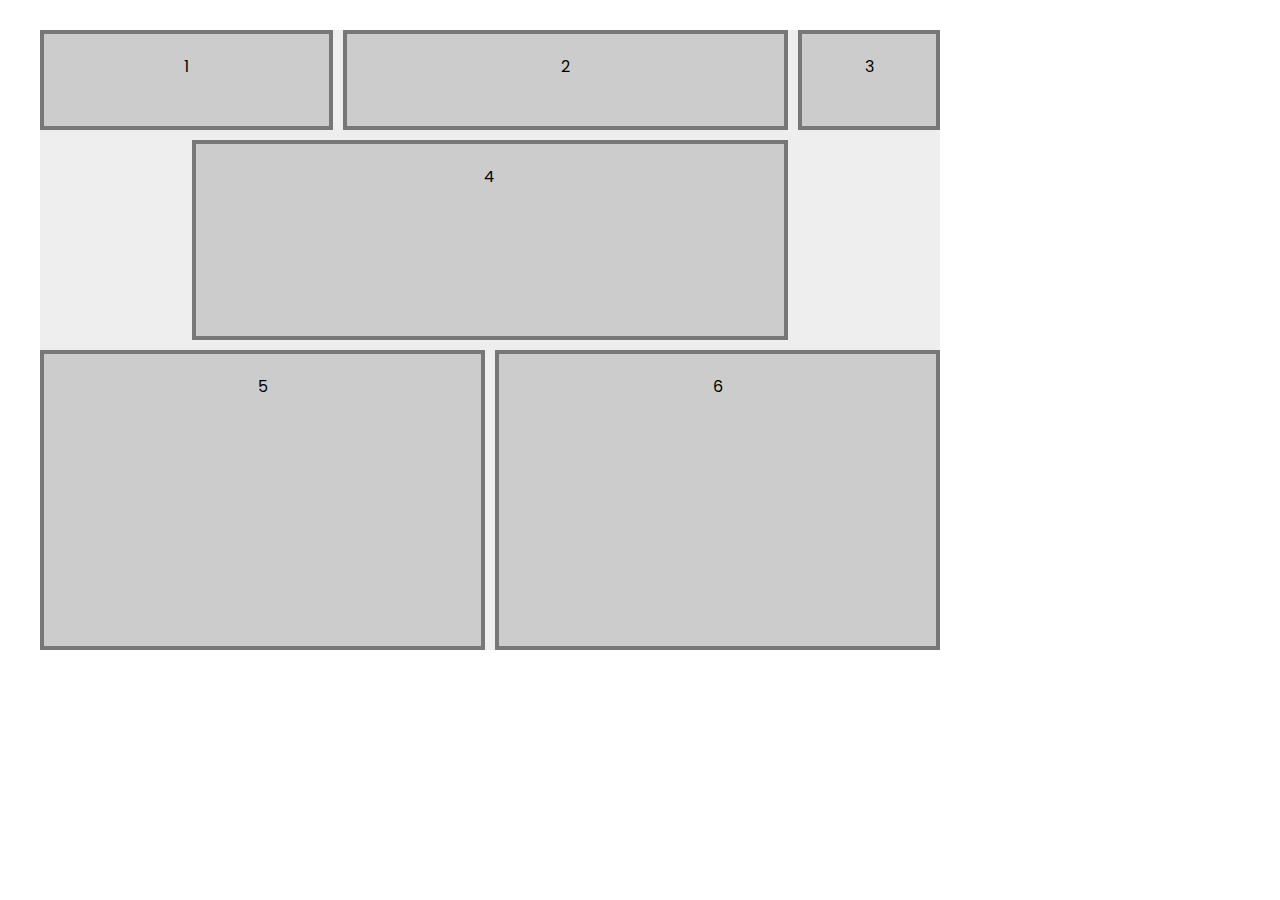
<file: css-grid-layouts-starter-files/1 - basics/index.html>
<html lang="en">
<head>
  <meta charset="UTF-8">
  <meta http-equiv="X-UA-Compatible" content="IE=edge">
  <meta name="viewport" content="width=device-width, initial-scale=1.0">
  <title>CSS Grid Basics</title>
  <link rel="stylesheet" href="styles.css">
</head>
<body>
  <div class="gird-container">
    <div>1</div>
    <div>2</div>
    <div>3</div>
    <div>4</div>
    <div>5</div>
    <div>6</div>
  </div>
</body>
</html>
</file>
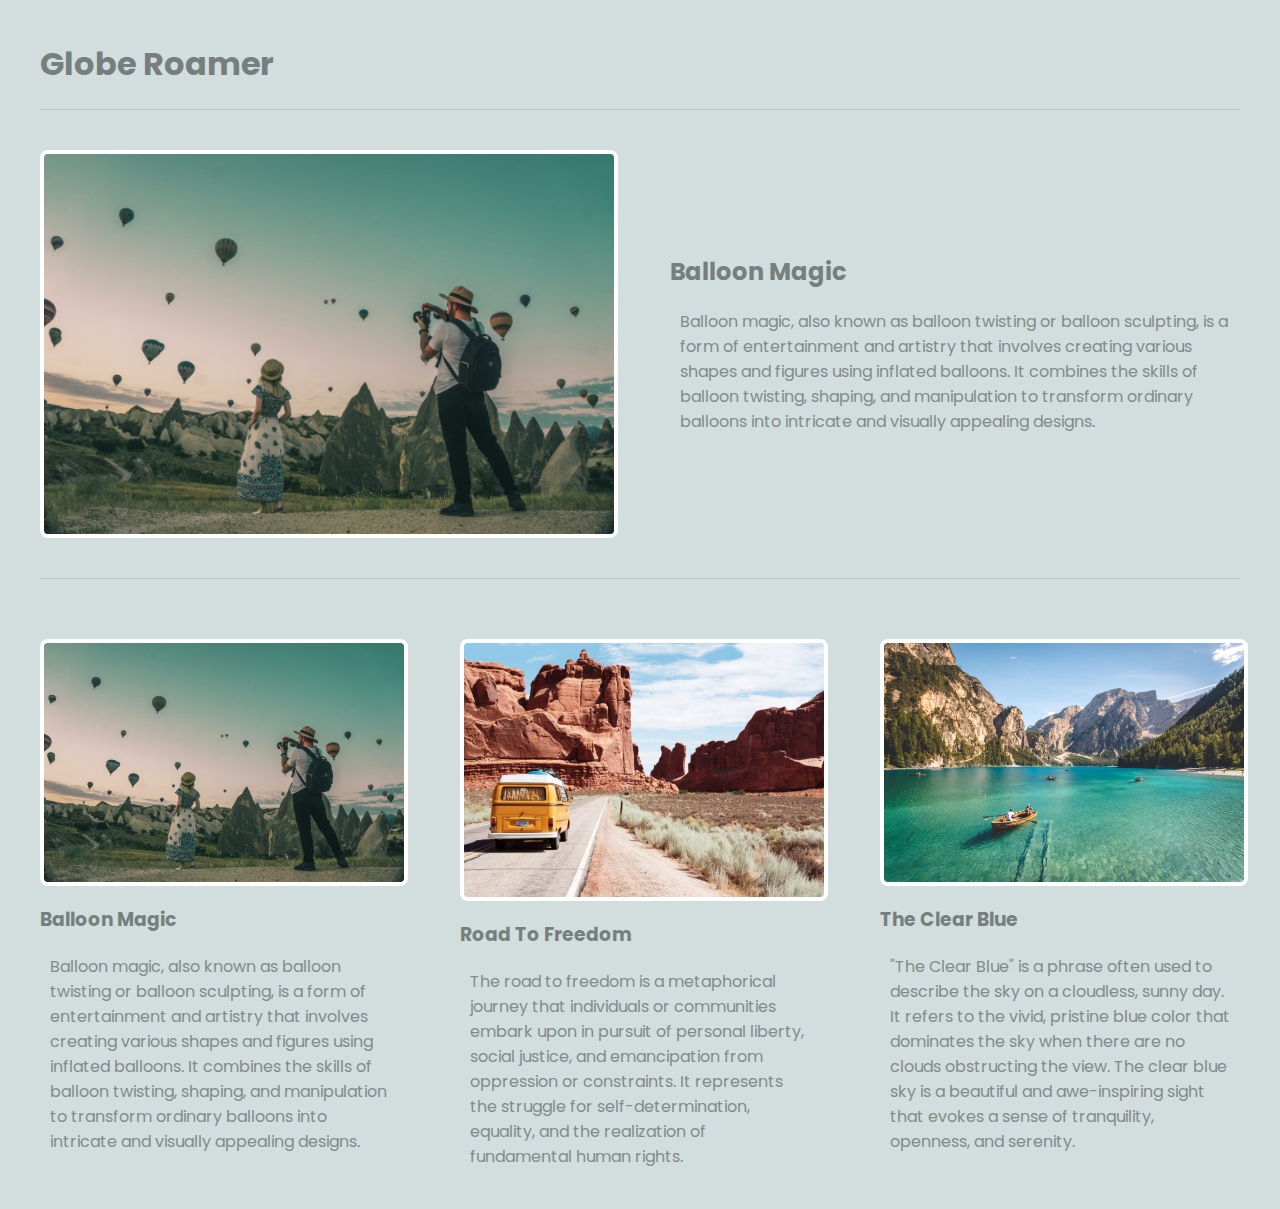
<file: css-grid-layouts-starter-files/2 - multi-column/index.html>
<html lang="en">

<head>
  <meta charset="UTF-8">
  <meta http-equiv="X-UA-Compatible" content="IE=edge">
  <meta name="viewport" content="width=device-width, initial-scale=1.0">
  <title>Multi Column Blog Layout</title>
  <link rel="stylesheet" href="styles.css">
</head>

<body>
  <header>
    <h1>Globe Roamer</h1>
  </header>
  <main class="grid-container">
    <article class="featured">
      <img src="img/1.png" alt="featured">
      <div>
        <h2>Balloon Magic</h2>
        <p>Balloon magic, also known as balloon twisting or balloon sculpting, is a form of entertainment and artistry
          that involves creating various shapes and figures using inflated balloons. It combines the skills of balloon
          twisting, shaping, and manipulation to transform ordinary balloons into intricate and visually appealing
          designs.

          <!-- Balloon magic is often performed by balloon artists, entertainers, and clowns at parties, events, festivals,
          and other gatherings. It captivates audiences of all ages with its colorful, whimsical creations and brings
          joy and excitement to the atmosphere.

          The process of creating balloon sculptures involves several techniques and twists, which the balloon artist
          manipulates to shape the balloons into desired forms. The most commonly used balloons for balloon magic are
          long, thin latex balloons known as "twisting balloons" or "260Qs" due to their size (approximately 2 inches in
          diameter and 60 inches in length when fully inflated).

          Balloon artists use their hands, fingers, and sometimes additional tools like pumps and markers to inflate and
          shape the balloons. They twist, fold, and bend the balloons into various shapes, such as animals, flowers,
          hats, swords, vehicles, and more. The possibilities are virtually limitless, limited only by the artist's
          creativity and skill.

          Balloon magic requires a combination of technical proficiency and artistic flair. Balloon artists must master
          various twisting techniques, such as the basic twist, lock twist, loop twist, ear twist, and others, to create
          intricate and stable structures. They also utilize color combinations, proportions, and other design
          principles to enhance the visual appeal of their creations.

          One of the exciting aspects of balloon magic is the interactive nature of the art form. Balloon artists often
          engage with the audience, asking for suggestions or allowing children to select their preferred balloon
          designs. This interaction adds an element of surprise and personalized entertainment to the experience.

          Balloon magic is not only entertaining but also serves as a form of creative expression. Many balloon artists
          push the boundaries of the art by inventing new designs, experimenting with different shapes and techniques,
          and incorporating balloons into larger installations or performances.

          Furthermore, balloon magic can be a rewarding hobby or profession for individuals interested in both artistry
          and entertainment. Many balloon artists attend workshops, conventions, and competitions to further refine
          their skills and learn from fellow artists.

          In conclusion, balloon magic is a captivating art form that brings joy, wonder, and creativity to various
          events and occasions. With its ability to transform ordinary balloons into extraordinary sculptures, it
          continues to captivate audiences and leave lasting memories of fun and imagination.-->
        </p>
      </div>
    </article>
    <article>
      <img src="img/1.png" alt="article img">
      <div>
        <h3>Balloon Magic</h3>
        <p>Balloon magic, also known as balloon twisting or balloon sculpting, is a form of entertainment and artistry
          that involves creating various shapes and figures using inflated balloons. It combines the skills of balloon
          twisting, shaping, and manipulation to transform ordinary balloons into intricate and visually appealing
          designs.

          <!-- Balloon magic is often performed by balloon artists, entertainers, and clowns at parties, events, festivals,
          and other gatherings. It captivates audiences of all ages with its colorful, whimsical creations and brings
          joy and excitement to the atmosphere.

          The process of creating balloon sculptures involves several techniques and twists, which the balloon artist
          manipulates to shape the balloons into desired forms. The most commonly used balloons for balloon magic are
          long, thin latex balloons known as "twisting balloons" or "260Qs" due to their size (approximately 2 inches in
          diameter and 60 inches in length when fully inflated).

          Balloon artists use their hands, fingers, and sometimes additional tools like pumps and markers to inflate and
          shape the balloons. They twist, fold, and bend the balloons into various shapes, such as animals, flowers,
          hats, swords, vehicles, and more. The possibilities are virtually limitless, limited only by the artist's
          creativity and skill.

          Balloon magic requires a combination of technical proficiency and artistic flair. Balloon artists must master
          various twisting techniques, such as the basic twist, lock twist, loop twist, ear twist, and others, to create
          intricate and stable structures. They also utilize color combinations, proportions, and other design
          principles to enhance the visual appeal of their creations.

          One of the exciting aspects of balloon magic is the interactive nature of the art form. Balloon artists often
          engage with the audience, asking for suggestions or allowing children to select their preferred balloon
          designs. This interaction adds an element of surprise and personalized entertainment to the experience.

          Balloon magic is not only entertaining but also serves as a form of creative expression. Many balloon artists
          push the boundaries of the art by inventing new designs, experimenting with different shapes and techniques,
          and incorporating balloons into larger installations or performances.

          Furthermore, balloon magic can be a rewarding hobby or profession for individuals interested in both artistry
          and entertainment. Many balloon artists attend workshops, conventions, and competitions to further refine
          their skills and learn from fellow artists.

          In conclusion, balloon magic is a captivating art form that brings joy, wonder, and creativity to various
          events and occasions. With its ability to transform ordinary balloons into extraordinary sculptures, it
          continues to captivate audiences and leave lasting memories of fun and imagination.-->
        </p>
      </div>
    </article>
    <article>
      <img src="img/2.png" alt="article img">
      <div>
        <h3>Road To Freedom</h3>
        <p>The road to freedom is a metaphorical journey that individuals or communities embark upon in pursuit of
          personal liberty, social justice, and emancipation from oppression or constraints. It represents the struggle
          for self-determination, equality, and the realization of fundamental human rights.

          <!-- The road to freedom often emerges from circumstances of injustice, inequality, or oppressive systems. It
          encompasses a wide range of movements, revolutions, and collective efforts throughout history that have sought
          to challenge and overcome various forms of oppression, such as colonialism, slavery, apartheid,
          discrimination, and authoritarian regimes.

          The road to freedom is paved with courage, determination, resilience, and sacrifice. It requires individuals
          to challenge established norms, confront oppressive structures, and advocate for change. It may involve
          peaceful protests, civil disobedience, activism, and advocacy to raise awareness and rally support for a just
          cause.

          On the road to freedom, individuals and communities often face significant obstacles and resistance. These
          obstacles may include systemic oppression, violence, discrimination, social stigma, political repression, or
          economic constraints. Overcoming these challenges requires unity, solidarity, and perseverance, as well as
          strategic planning and organization.

          Throughout history, numerous examples highlight the road to freedom and the struggles for liberation. The
          Civil Rights Movement in the United States, led by figures like Martin Luther King Jr., aimed to secure equal
          rights for African Americans and challenge racial segregation. Nelson Mandela and the anti-apartheid movement
          in South Africa fought against racial discrimination and worked towards a democratic and inclusive society.
          The suffragettes fought for women's right to vote, and the LGBTQ+ rights movement has campaigned for equal
          rights and recognition.

          The road to freedom is not a linear path; it involves setbacks, sacrifices, and setbacks. However, it also
          holds the promise of a better future—a future where individuals can enjoy their inherent rights and freedoms
          without fear of discrimination, repression, or injustice.

          While the road to freedom can be long and arduous, its significance lies in the collective pursuit of justice,
          equality, and human dignity. It is a reminder of the power of the human spirit and the capacity for positive
          change. It symbolizes the ongoing struggle for liberation, reminding us that the journey towards freedom is a
          continuous process, demanding vigilance, activism, and a commitment to creating a more just and inclusive
          world. -->
        </p>
      </div>
    </article>
    <article>
      <img src="img/3.png" alt="article img">
      <div>
        <h3>The Clear Blue</h3>
        <p>"The Clear Blue" is a phrase often used to describe the sky on a cloudless, sunny day. It refers to the
          vivid, pristine blue color that dominates the sky when there are no clouds obstructing the view. The clear
          blue sky is a beautiful and awe-inspiring sight that evokes a sense of tranquility, openness, and serenity.

          <!-- The clear blue sky is often associated with positive emotions and a sense of freedom. Its expansive and
          boundless nature can evoke feelings of vastness and connection to the natural world. It can inspire a sense of
          wonder, reminding us of the vastness of the universe and our place within it.

          The clear blue sky has significant cultural and symbolic meanings across different societies and religions. In
          many cultures, it is seen as a symbol of hope, optimism, and new beginnings. It can represent clarity of
          thought, purity, and a fresh start. Artists, poets, and writers often draw inspiration from the clear blue
          sky, using it as a metaphor for freedom, possibilities, and the pursuit of dreams.

          The clear blue sky also plays a practical role in our daily lives. It serves as a source of natural light and
          is crucial for our well-being. Sunlight filtering through the clear blue sky provides us with vitamin D,
          influences our mood, and affects our circadian rhythms.

          However, it is important to note that the clear blue sky is not always a constant feature in all parts of the
          world. Atmospheric conditions, weather patterns, and environmental factors can influence the appearance and
          quality of the sky. Pollution, haze, or other atmospheric particles can affect the clarity and color of the
          sky, altering its natural clear blue appearance.

          Nevertheless, the clear blue sky remains a universal symbol of beauty, freedom, and inspiration. Its presence
          can lift spirits, evoke a sense of peace, and invite contemplation and reflection. Whether it serves as a
          backdrop for outdoor activities, a source of inspiration for creative pursuits, or a reminder of the wonders
          of nature, the clear blue sky continues to captivate and inspire people around the world. -->
        </p>
      </div>
    </article>
  </main>
</body>

</html>
</file>
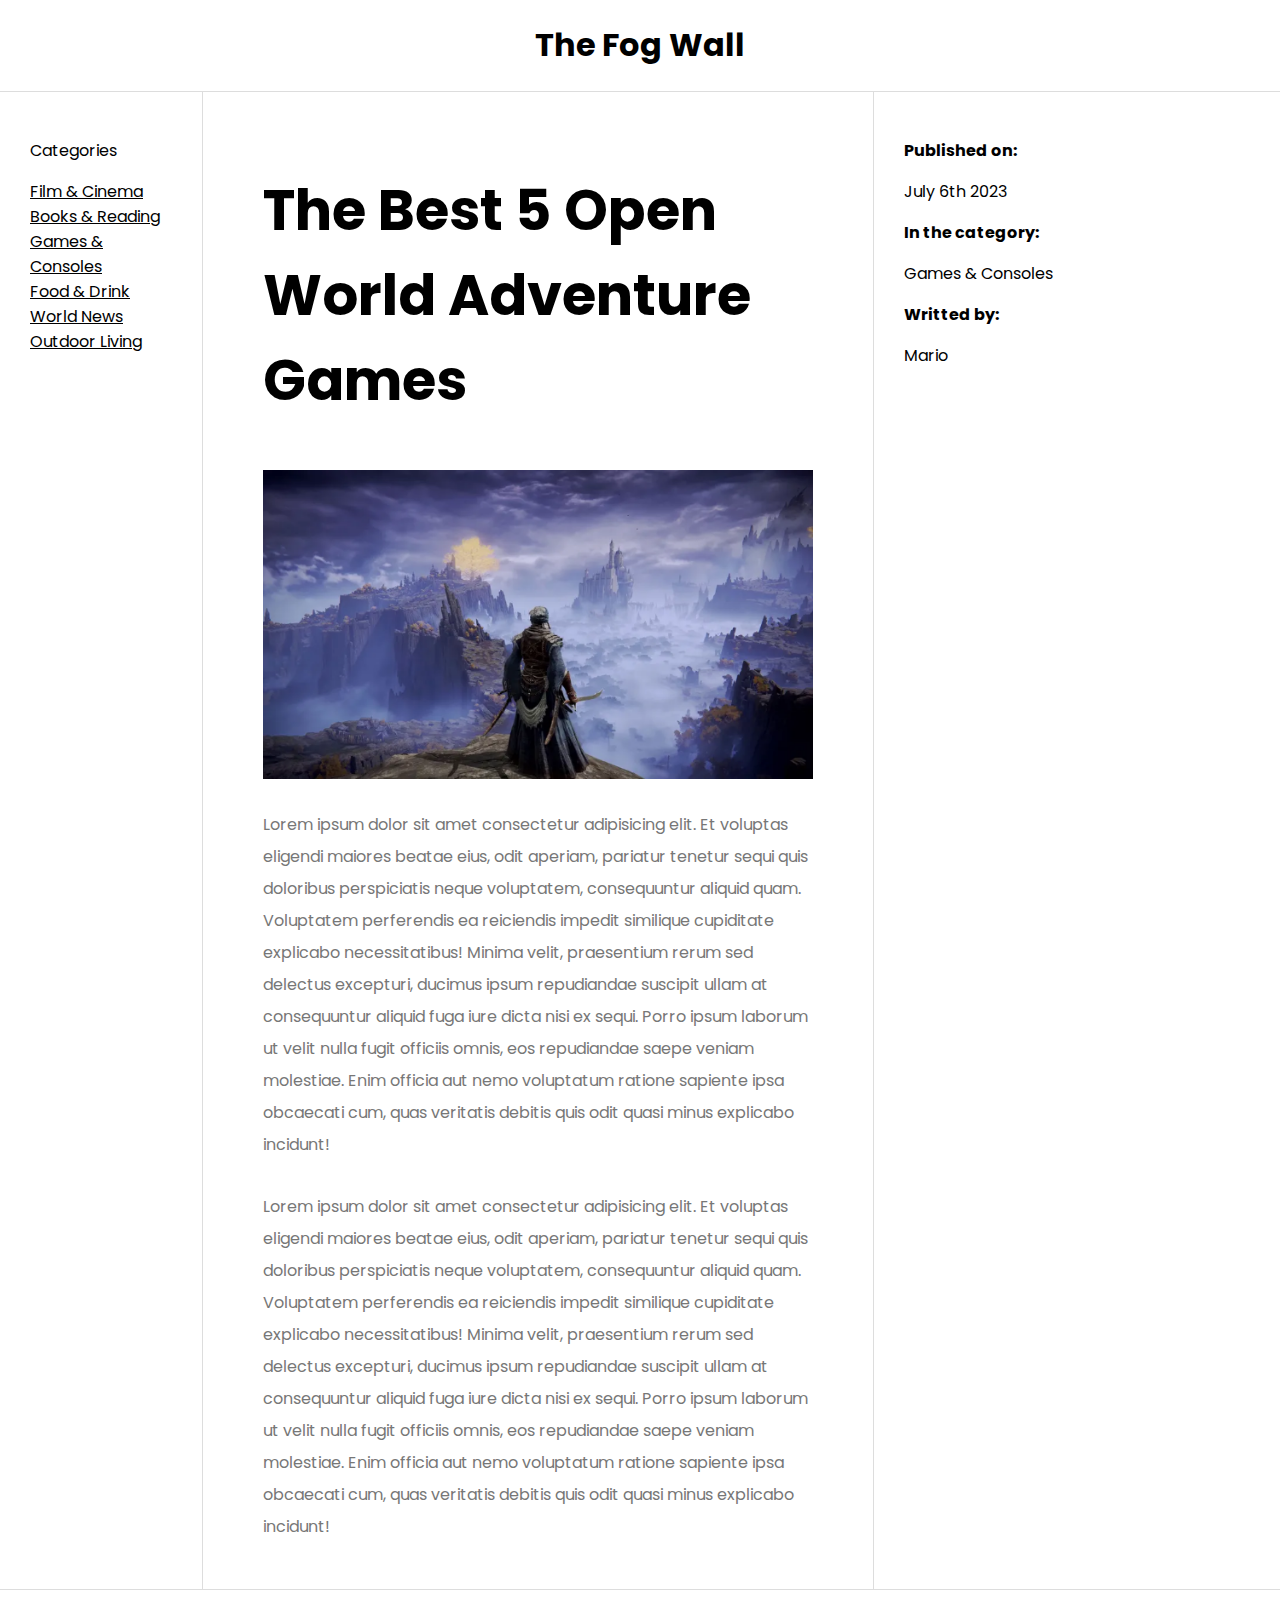
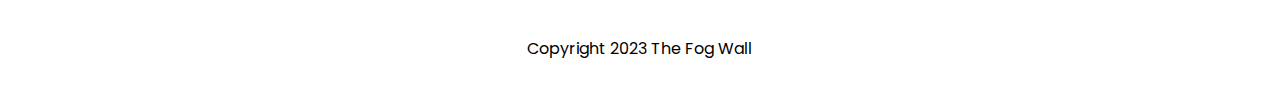
<file: css-grid-layouts-starter-files/3 - holy-grail/index.html>
<html lang="en">
<head>
  <meta charset="UTF-8">
  <meta http-equiv="X-UA-Compatible" content="IE=edge">
  <meta name="viewport" content="width=device-width, initial-scale=1.0">
  <title>Holy Grail Layout</title>
  <link rel="stylesheet" href="styles.css">
</head>
<body>
  <div class="grid-container">
    <header>
      <h1>The Fog Wall</h1>
    </header>
    <nav>
      <p>Categories</p>
      <li>Film & Cinema</li>
      <li>Books & Reading</li>
      <li>Games & Consoles</li>
      <li>Food & Drink</li>
      <li>World News</li>
      <li>Outdoor Living</li>
    </nav>
    <article>
      <h2>The Best 5 Open World Adventure Games</h2>
      <img src="img/banner.png" alt="article banner"/>
      <p>Lorem ipsum dolor sit amet consectetur adipisicing elit. Et voluptas eligendi maiores beatae eius, odit aperiam, pariatur tenetur sequi quis doloribus perspiciatis neque voluptatem, consequuntur aliquid quam. Voluptatem perferendis ea reiciendis impedit similique cupiditate explicabo necessitatibus! Minima velit, praesentium rerum sed delectus excepturi, ducimus ipsum repudiandae suscipit ullam at consequuntur aliquid fuga iure dicta nisi ex sequi. Porro ipsum laborum ut velit nulla fugit officiis omnis, eos repudiandae saepe veniam molestiae. Enim officia aut nemo voluptatum ratione sapiente ipsa obcaecati cum, quas veritatis debitis quis odit quasi minus explicabo incidunt!</p>
      <p>Lorem ipsum dolor sit amet consectetur adipisicing elit. Et voluptas eligendi maiores beatae eius, odit aperiam, pariatur tenetur sequi quis doloribus perspiciatis neque voluptatem, consequuntur aliquid quam. Voluptatem perferendis ea reiciendis impedit similique cupiditate explicabo necessitatibus! Minima velit, praesentium rerum sed delectus excepturi, ducimus ipsum repudiandae suscipit ullam at consequuntur aliquid fuga iure dicta nisi ex sequi. Porro ipsum laborum ut velit nulla fugit officiis omnis, eos repudiandae saepe veniam molestiae. Enim officia aut nemo voluptatum ratione sapiente ipsa obcaecati cum, quas veritatis debitis quis odit quasi minus explicabo incidunt!</p>
    </article>
    <aside>
      <ul>
        <li>
          <p><strong>Published on:</strong></p>
          <p>July 6th 2023</p>
        </li>
        <li>
          <p><strong>In the category:</strong></p>
          <p>Games & Consoles</p>
        </li>
        <li>
          <p><strong>Writted by:</strong></p>
          <p>Mario</p>
        </li>
      </ul>
    </aside>
    <footer>
      <p>Copyright 2023 The Fog Wall</p>
    </footer>
  </div>
</body>
</html>
</file>
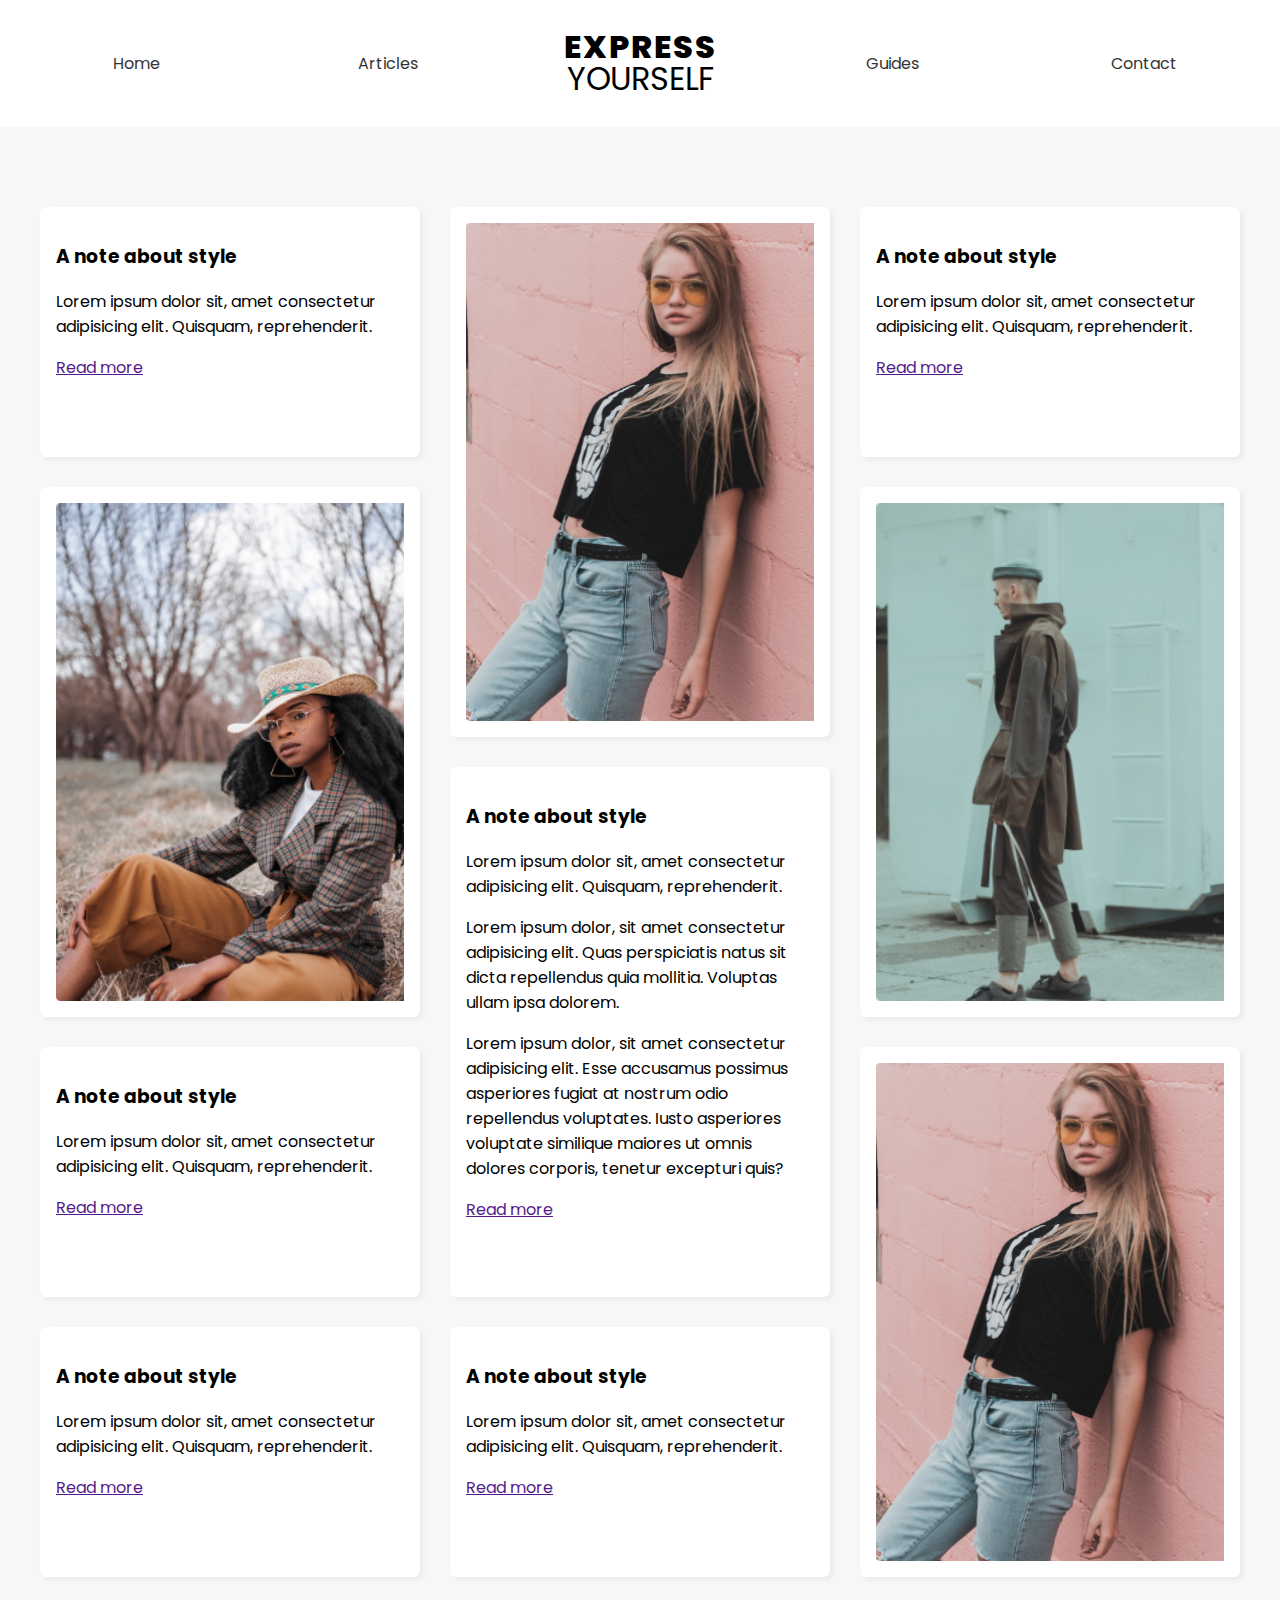
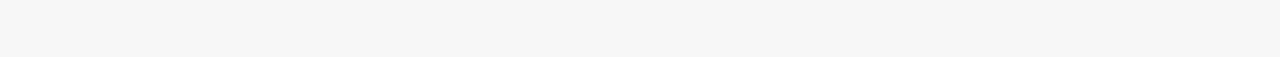
<file: css-grid-layouts-starter-files/4 - masonry/index.html>
<html lang="en">
<head>
  <meta charset="UTF-8">
  <meta http-equiv="X-UA-Compatible" content="IE=edge">
  <meta name="viewport" content="width=device-width, initial-scale=1.0">
  <link rel="stylesheet" href="styles.css">
  <title>Masonry Style Layout</title>
</head>
<body>
  <header>
    <nav>
      <a href="/">Home</a>
      <a href="/">Articles</a>
      <h1>
        <div>Express</div>
        <div>Yourself</div>
      </h1>
      <a href="/">Guides</a>
      <a href="/">Contact</a>
    </nav>
  </header>
  <main>
    <div class="short">
      <h3>A note about style</h3>
      <p>Lorem ipsum dolor sit, amet consectetur adipisicing elit. Quisquam, reprehenderit.</p>
      <a href="">Read more</a>
    </div>
    <div class="tall">
      <img src="img/1.png" alt="model">
    </div>
    <div class="short">
      <h3>A note about style</h3>
      <p>Lorem ipsum dolor sit, amet consectetur adipisicing elit. Quisquam, reprehenderit.</p>
      <a href="">Read more</a>
    </div>
    <div class="tall">
      <img src="img/2.png" alt="model">
    </div>
    <div class="tall">
      <img src="img/3.png" alt="model">
    </div>
    <div class="tall">
      <h3>A note about style</h3>
      <p>Lorem ipsum dolor sit, amet consectetur adipisicing elit. Quisquam, reprehenderit.</p>
      <p>Lorem ipsum dolor, sit amet consectetur adipisicing elit. Quas perspiciatis natus sit dicta repellendus quia mollitia. Voluptas ullam ipsa dolorem.</p>
      <p>Lorem ipsum dolor, sit amet consectetur adipisicing elit. Esse accusamus possimus asperiores fugiat at nostrum odio repellendus voluptates. Iusto asperiores voluptate similique maiores ut omnis dolores corporis, tenetur excepturi quis?</p>
      <a href="">Read more</a>
    </div>
    <div class="short">
      <h3>A note about style</h3>
      <p>Lorem ipsum dolor sit, amet consectetur adipisicing elit. Quisquam, reprehenderit.</p>
      <a href="">Read more</a>
    </div>
    <div class="tall">
      <img src="img/1.png" alt="model">
    </div>
    <div class="short">
      <h3>A note about style</h3>
      <p>Lorem ipsum dolor sit, amet consectetur adipisicing elit. Quisquam, reprehenderit.</p>
      <a href="">Read more</a>
    </div>
    <div class="short">
      <h3>A note about style</h3>
      <p>Lorem ipsum dolor sit, amet consectetur adipisicing elit. Quisquam, reprehenderit.</p>
      <a href="">Read more</a>
    </div>
  </main>
</body>
</html>
</file>
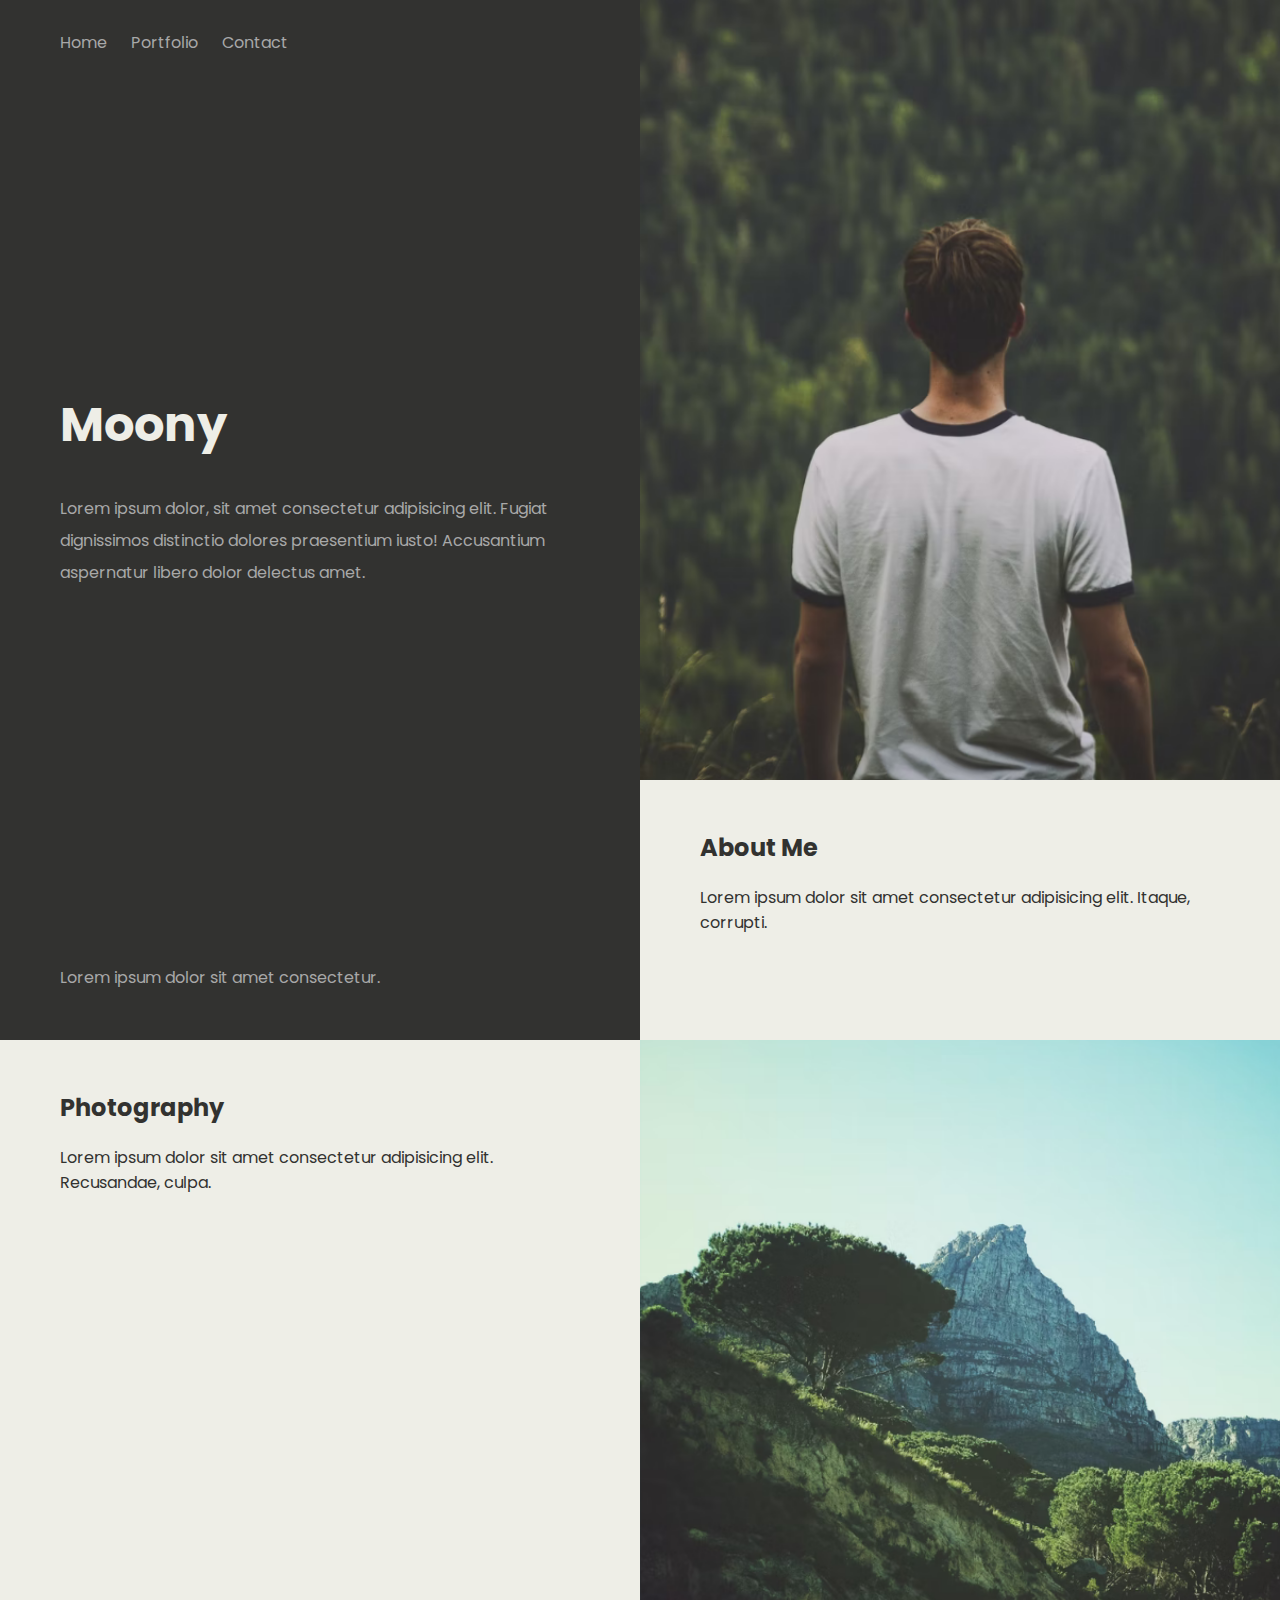
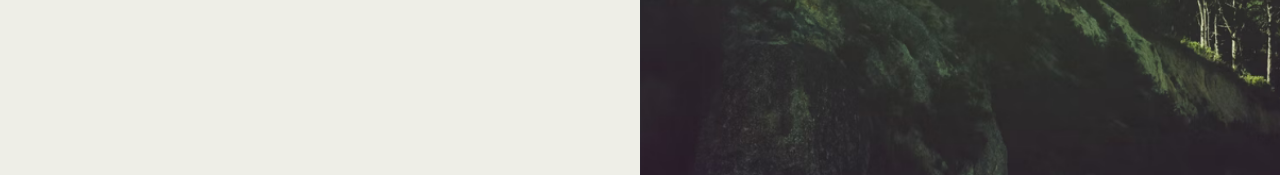
<file: css-grid-layouts-starter-files/5 - portfolio/index.html>
<html lang="en">
<head>
  <meta charset="UTF-8">
  <meta http-equiv="X-UA-Compatible" content="IE=edge">
  <meta name="viewport" content="width=device-width, initial-scale=1.0">
  <title>Portfolio Full-Screen Layout</title>
  <link rel="stylesheet" href="styles.css">
</head>
<body>
  <main>
    <div class="panel welcome">
      <nav>
        <a href="">Home</a>
        <a href="">Portfolio</a>
        <a href="">Contact</a>
      </nav>
      <div>
        <h1>Moony</h1>
        <p>Lorem ipsum dolor, sit amet consectetur adipisicing elit. Fugiat dignissimos distinctio dolores praesentium iusto! Accusantium aspernatur libero dolor delectus amet.</p>
      </div>
      <footer>
        <p>Lorem ipsum dolor sit amet consectetur.</p>
      </footer>
    </div>
    <div class="panel about">
      <img src="img/1.png" alt="main pic">
      <div class="text">
        <h2>About Me</h2>
        <p>Lorem ipsum dolor sit amet consectetur adipisicing elit. Itaque, corrupti.</p>
      </div>
    </div>
    <div class="panel photos">
      <div class="text">
        <h2>Photography</h2>
        <p>Lorem ipsum dolor sit amet consectetur adipisicing elit. Recusandae, culpa.</p>
      </div>
      <img src="img/2.png" alt="landscape pic">
    </div>
  </main>
</body>
</html>
</file>
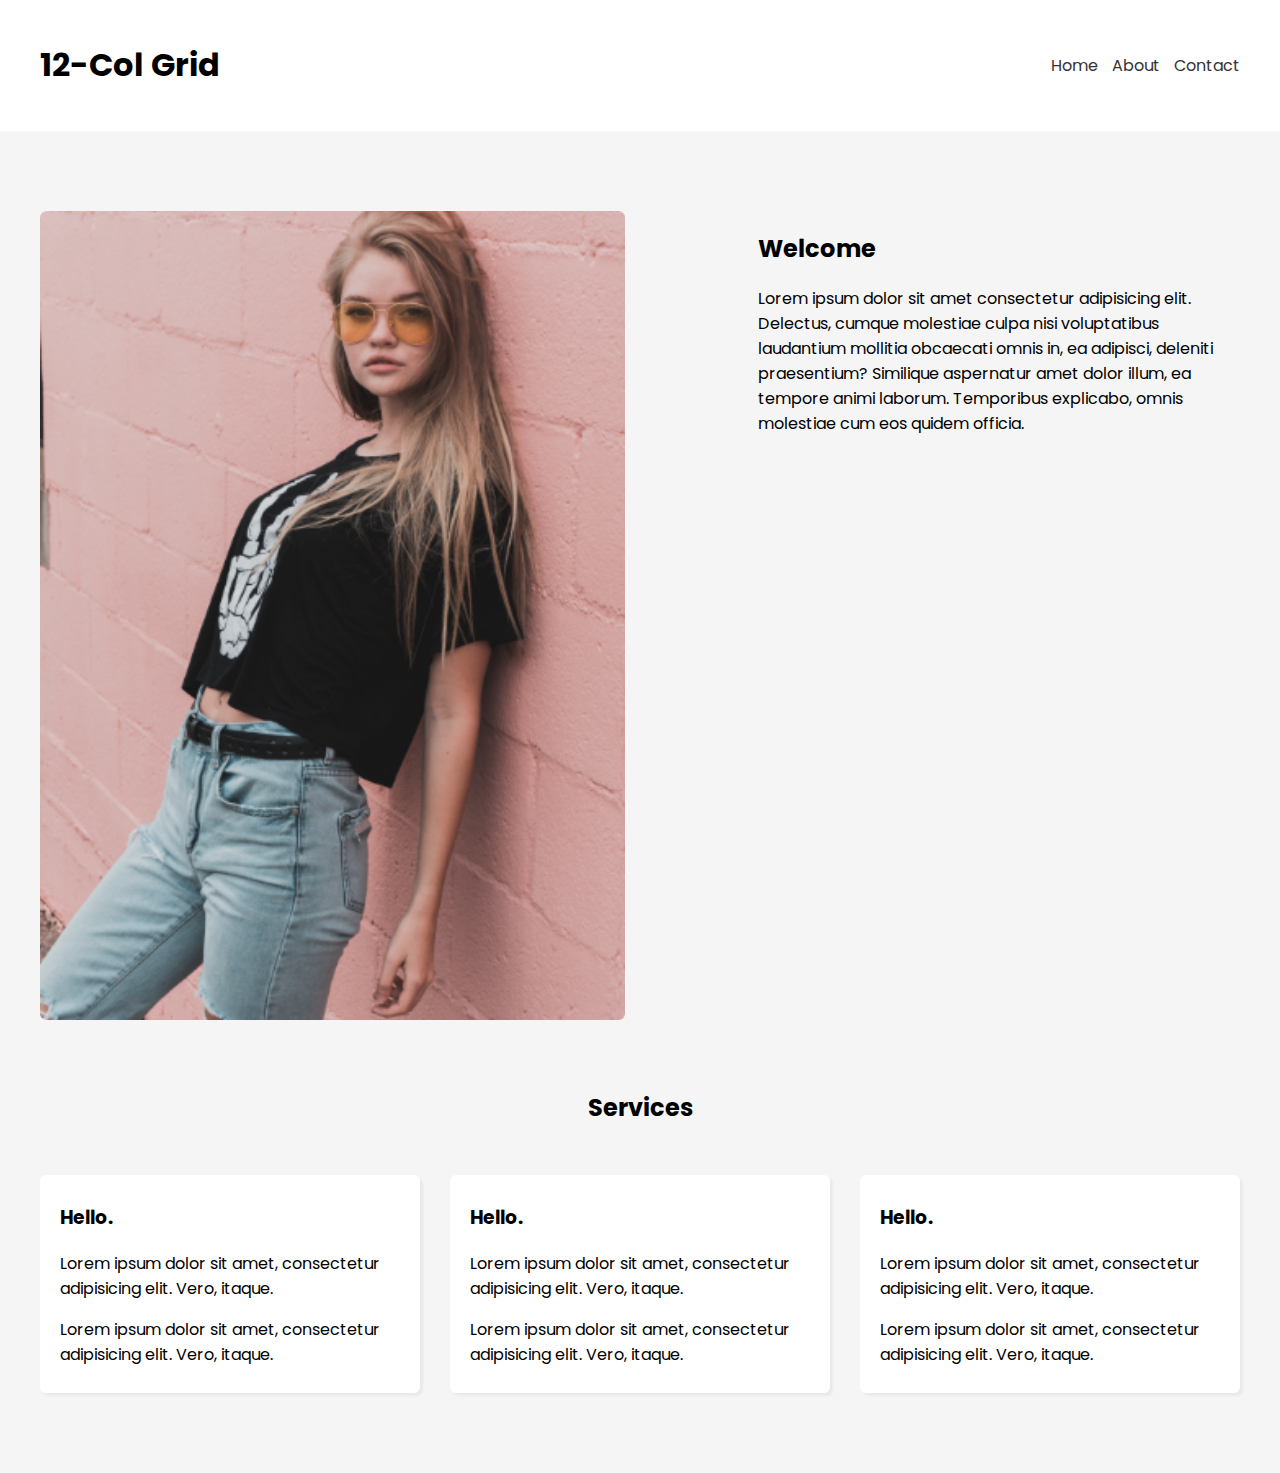
<file: css-grid-layouts-starter-files/6 - twelve-col/index.html>
<html lang="en">
<head>
  <meta charset="UTF-8">
  <meta http-equiv="X-UA-Compatible" content="IE=edge">
  <meta name="viewport" content="width=device-width, initial-scale=1.0">
  <title>12-Column Grid</title>
  <link rel="stylesheet" href="styles.css">
</head>
<body>
  <html lang="en">
<head>
  <meta charset="UTF-8">
  <meta http-equiv="X-UA-Compatible" content="IE=edge">
  <meta name="viewport" content="width=device-width, initial-scale=1.0">
  <title>12-Column Grid</title>
  <link rel="stylesheet" href="styles.css">
</head>
<body>
  <div>
    <header class="grid">
      <h1>12-Col Grid</h1>
      <nav>
        <a href="">Home</a>
        <a href="">About</a>
        <a href="">Contact</a>
      </nav>
    </header>
    <main class="grid">
      <img src="img/1.png" alt="bill murray">
      <div class="welcome">
        <h2>Welcome</h2>
        <p>Lorem ipsum dolor sit amet consectetur adipisicing elit. Delectus, cumque molestiae culpa nisi voluptatibus laudantium mollitia obcaecati omnis in, ea adipisci, deleniti praesentium? Similique aspernatur amet dolor illum, ea tempore animi laborum. Temporibus explicabo, omnis molestiae cum eos quidem officia.</p>
      </div>
      <h2>Services</h2>
      <div class="card">
        <h3>Hello.</h3>
        <p>Lorem ipsum dolor sit amet, consectetur adipisicing elit. Vero, itaque.</p>
        <p>Lorem ipsum dolor sit amet, consectetur adipisicing elit. Vero, itaque.</p>
      </div>
      <div class="card">
        <h3>Hello.</h3>
        <p>Lorem ipsum dolor sit amet, consectetur adipisicing elit. Vero, itaque.</p>
        <p>Lorem ipsum dolor sit amet, consectetur adipisicing elit. Vero, itaque.</p>
      </div>
      <div class="card">
        <h3>Hello.</h3>
        <p>Lorem ipsum dolor sit amet, consectetur adipisicing elit. Vero, itaque.</p>
        <p>Lorem ipsum dolor sit amet, consectetur adipisicing elit. Vero, itaque.</p>
      </div>
    </main>
  </div>
</body>
</html>
</body>
</html>
</file>
<file: css-grid-layouts-starter-files/1 - basics/styles.css>
@import url('https://fonts.googleapis.com/css2?family=Poppins:wght@200;400;500;600;800&family=VT323&display=swap');
body {
  margin: 30px;
  font-family: "Poppins";
}
.gird-container{
  background: #eee;
  max-width: 900px;
  margin: 10px;
  display: grid;
  grid-template-columns: repeat(6,1fr);
  grid-template-rows: 100px 200px 300px;
  gap: 10px;
  justify-items: stretch;
  align-items: stretch;
}
.gird-container > div{
  background: #ccc;
  text-align: center;
  padding: 20px;
  border: 4px solid #777;
}
.gird-container > div:nth-child(1){
  grid-column: span 2;
}
.gird-container > div:nth-child(2){
  grid-column: span 3;
}
.gird-container > div:nth-child(3){
  grid-column: span 1;
}
.gird-container > div:nth-child(4){
  grid-column: 2 / 6;
}
.gird-container > div:nth-child(5){
  grid-column: span 3;
}
.gird-container > div:nth-child(6){
  grid-column: span 3;
}
</file>
<file: css-grid-layouts-starter-files/2 - multi-column/styles.css>
@import url('https://fonts.googleapis.com/css2?family=Poppins:wght@200;400;500;600;800&family=VT323&display=swap');

body {
  margin: 20px;
  font-family: "Poppins";
  background: #d1dedd;
}
ul, li {
  padding: 0;
  list-style-type: none;
}
h1,h2,h3 {
  color: #767f7e;
}
p {
  color: #828b8a;
}
header{
  max-width: 1200px;
  margin: 40px auto;
  border-bottom: 1px solid #bbc7c7;
}
.grid-container{
  display:  grid;
  grid-template-columns: repeat(3,1fr);
  gap: 60px;
  max-width: 1200px;
  margin: 20px auto;
}
article.featured{
  grid-column: span 3;
  display: grid;
  grid-template-columns: repeat(2,1fr);
  gap: 60px;
  align-items: center;
  border-bottom: 1px solid #bbc7c7;
  padding-bottom: 40px;
}
article img, article.featured img{
  width: 100%;
  border: 4px solid #fff;
  border-radius: 8px;
}
article p, .article h3{
  margin: 20px 10px;
}
@media screen and (max-width: 980px) {
  article{
    grid-column: span 3;
    display: grid;
    grid-template-columns: 1fr 1fr;
    gap: 60px;
    align-items: center;
  }
}
@media screen and (max-width: 760px) {
  article, article.featured{
    display: block;
    margin: 0 20px;
  }
}
</file>
<file: css-grid-layouts-starter-files/3 - holy-grail/styles.css>
@import url('https://fonts.googleapis.com/css2?family=Poppins:wght@200;400;500;600;800&family=VT323&display=swap');
body {
  margin: 0;
  font-family: "Poppins";
}
ul, li {
  padding: 0;
  list-style-type: none;
}
.grid-container{
  display: grid;
  grid-template-columns: 1fr 3fr 2fr;
  column-gap: 30px;
}
header{
  grid-column: span 3;
  text-align: center;
  border-bottom: 1px solid #ddd;
}
nav{
  padding: 30px;
  border-right: 1px solid #ddd;
}
nav li {
  text-decoration: underline;
}
article{
  padding: 30px;
}
article h2 {
  font-size: 3.5em;
  max-width: 800px;
}
article img{
  width: 100%;
}
article p {
  margin-top: 30px;
  line-height: 2em;
  color: #777;
}
aside {
  padding: 30px;
  border-left: 1px solid #ddd;
}
footer{
  grid-column: span 3;
  border-top: 1px solid #ddd;
  padding: 30px;
  text-align: center;
}
@media  screen and (max-width:1200px) {
  nav{
    grid-column: span 3;
    border-bottom: 1px solid #ddd;
    border-right: 0;
  }
  nav li{
    display: inline-block;
    margin-right: 10px;
  }
  article{
    grid-column: span 2;
  }
  aside{
    padding: 16px;
  }
}
@media screen and (max-width: 980px) {
  nav,article,aside{
    grid-column: span 3;
  }
  aside{
    border-left: 0;
    border-top: 1px solid #ddd;
  }
  article h2{
    font-size: 2.5em;
  }
}
</file>
<file: css-grid-layouts-starter-files/4 - masonry/styles.css>
@import url('https://fonts.googleapis.com/css2?family=Poppins:wght@200;400;500;600;800&family=VT323&display=swap');

body {
  margin: 0;
  font-family: "Poppins";
  background: #f7f7f7;
}

header{
  background: #fff;
  padding: 10px;
}
nav{
  text-align: center;
  max-width: 1400px;
  margin: 0 auto;
  display: grid;
  grid-template-columns: repeat(5,1fr);
  align-items: center;
}
nav a{
  text-decoration: none;
  color: #333;
}
nav h1{
  text-transform: uppercase;
  line-height: 1em;
}
nav h1 div:first-child{
  font-weight: 800;
  letter-spacing: 1.5px;
}
nav h1 div:last-child{
  font-weight: 400;
}
main{
  max-width: 1200px;
  margin: 60px auto;
  padding: 20px;
  display: grid;
  grid-template-columns: repeat(3,1fr);
  gap: 30px;
  grid-auto-rows: 250px;
}
main div{
  overflow: hidden;
  background: #fff;
  border-radius: 6px;
  border: 16px solid #fff;
  box-shadow: 3px 3px 5px rgba(0,0,0,0.05);
}
main img{
  min-width: 100%;
  height: 100%;
}
main .short{
  grid-row: span 1;
}
main .tall{
  grid-row: span 2;
}
@media screen and (max-width:960px) {
  main{
    grid-template-columns: repeat(2,1fr);
  }
}
@media screen and (max-width:620px) {
  main{
    grid-template-columns: 1fr;
    max-width: 400px;
    margin-top: 20px;
  }
  nav{
    grid-template-columns: repeat(4,1fr);
  }
  nav h1{
    grid-column: 1/span 4;
    grid-row: 1;
  }
}
</file>
<file: css-grid-layouts-starter-files/5 - portfolio/styles.css>
@import url('https://fonts.googleapis.com/css2?family=Poppins:wght@200;400;500;600;800&family=VT323&display=swap');
body {
  margin: 0;
  font-family: "Poppins";
}
main {
  display: grid;
  grid-template-columns: 1.2fr 1fr 1fr;
  min-height: 100%;
}
.panel {
  display: grid;
  grid-template-columns: 1fr;
}
.panel .text {
  background: #eeeee7;
  color: #323230;
  padding: 30px 60px;
}
.panel.welcome {
  background: #323230;
  padding: 30px 60px;
  grid-auto-rows: 1fr;
}
.panel.welcome nav a {
  color: #a8a8a8;
  text-decoration: none;
  margin-right: 20px;
}
.panel.welcome p {
  color: #a8a8a8;
  max-width: 540px;
  line-height: 2em;
}
.panel.welcome h1 {
  color: #eeeee7;
  font-size: 3em;
}
.panel.welcome footer {
  align-self: end;
}
.panel.about {
  grid-template-rows: 3fr 1fr;
  overflow: hidden;
}
.panel.about img {
  min-height: 100%;
  min-width: 100%;
}
.panel.photos {
  grid-template-rows: 1fr 3fr;
  overflow: hidden;
}
.panel.photos img {
  min-height: 100%;
  min-width: 100%;
}
@media screen and (max-width: 1400px) {
  main {
    grid-template-columns: 1fr 1fr;
  }
  .panel.photos {
    grid-column: span 2;
    grid-template-columns: 1fr 1fr;
    grid-template-rows: 1fr;
  }
}
@media screen and (max-width: 960px) {
  main {
    grid-template-columns: 1fr;
    grid-template-rows: 500px 400px 400px;
  }
  .panel.about {
    grid-column: span 2;
    grid-template-columns: 1fr 1fr;
    grid-template-rows: 1fr;
  }
  .panel img {
    width: 100%;
  }
}
@media screen and (max-width: 680px) {
  main {
    grid-template-rows: 700px 600px 600px;
  }
  .panel.about, .panel.photos {
    grid-column: span 1;
    grid-template-columns: 1fr;
    grid-template-rows: 1fr 1fr;
    border-bottom: 1px solid #dcdcd0;
  }
  .panel img {
    width: 100%;
  }
}
</file>
<file: css-grid-layouts-starter-files/6 - twelve-col/styles.css>
@import url('https://fonts.googleapis.com/css2?family=Poppins:wght@200;400;500;600;800&family=VT323&display=swap');
body {
  margin: 0;
  font-family: "Poppins";
  background: #f5f5f5;
}
.grid{
  display: grid;
  grid-template-columns: repeat(12,1fr);
  gap: 30px;
}
header{
  padding: 20px 40px;
  background: white;
  align-items: center;
}
header h1{
  grid-column: span 6;
}
header nav{
  grid-column: 7/span 6;
  justify-self: end;
}
header nav a{
  color: #333;
  margin-left: 10px;
  text-decoration: none;
}
main{
  max-width: 1200px;
  margin: 60px auto;
  padding: 20px;
}
main img{
  grid-column: span 6;
  width: 100%;
  border-radius:6px;
}
main .welcome{
  grid-column: 8/span 5;
}
main > h2{
  grid-column: span 12;
  text-align: center;
  font-size: 1.5em;
  padding-top: 20px;
}
main .card{
  grid-column: span 4;
  background: white;
  padding: 10px 20px;
  border-radius: 6px;
  box-shadow: 3px 3px 3px rgba(0,0,0,0.05);
}
@media screen and (max-width: 960px) {
  main img{
    grid-column: 2/span 10;
  }
  main .welcome{
    grid-column: 3/span 8;
    text-align: center;
  }
  main .card{
    grid-column: 3/span 8;
  }
  main{
    justify-items: center;
  }
}
</file>
